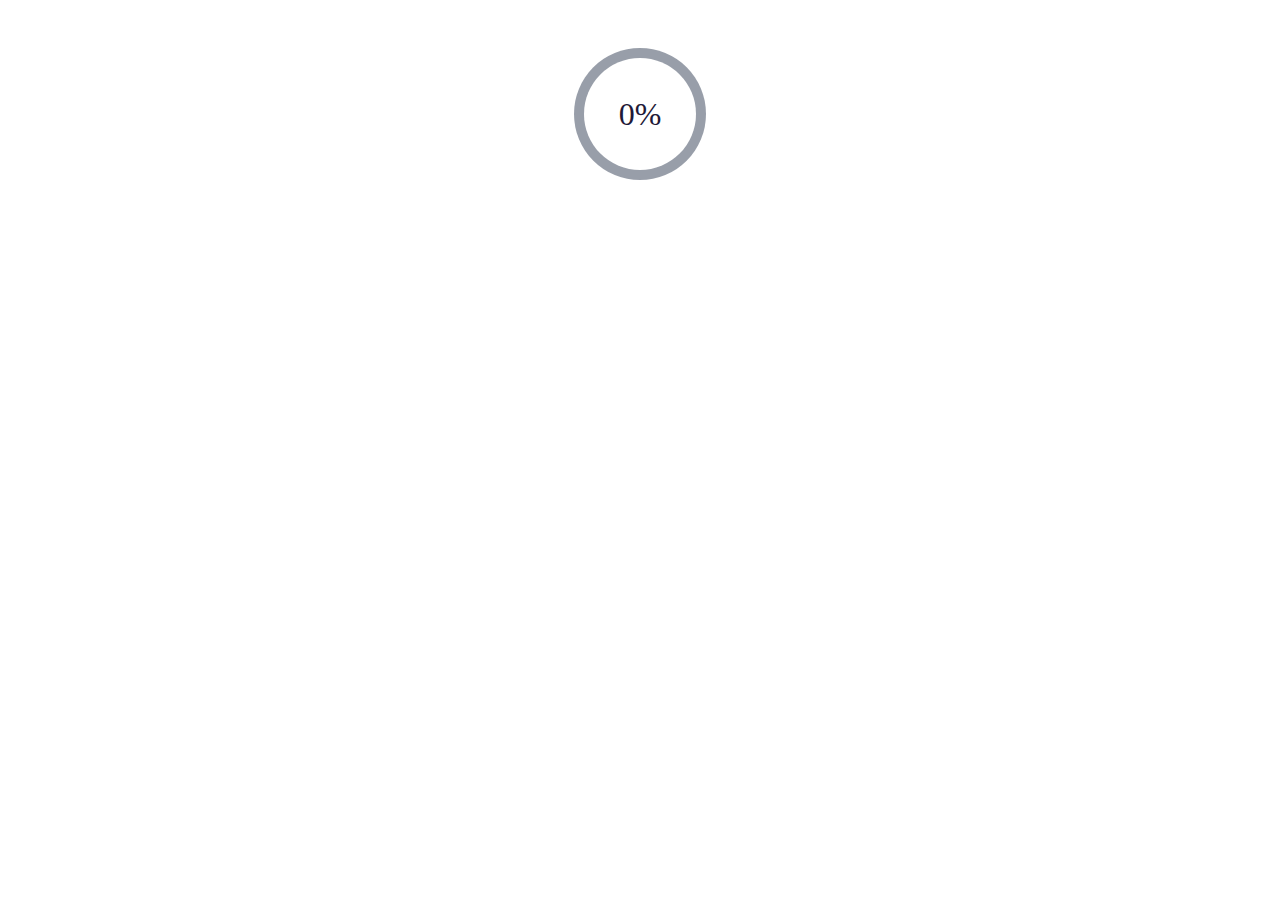
<file: circular-progress-bar/index.html>
<!DOCTYPE html>
<html lang="en">
<head>
    <meta charset="UTF-8">
    <meta name="viewport" content="width=device-width, initial-scale=1.0">
    <link rel="stylesheet" href="style.css">
    <title>Document</title>
</head>
<body>

    <div class="progressbar"><span>Text</span></div>
    
</body>
<script async defer src="script.js"></script>
</html>
</file>
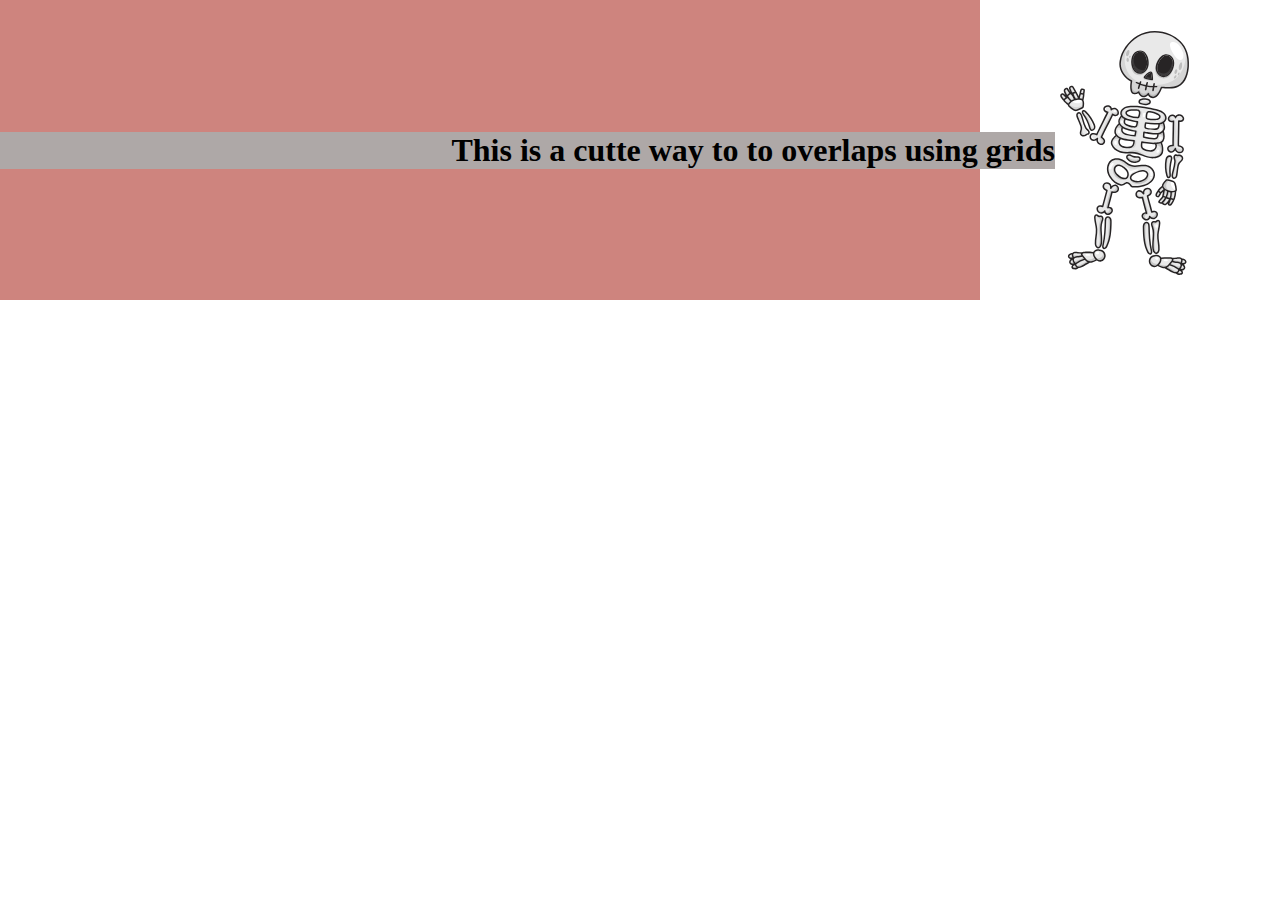
<file: grid-overlaping/index.html>
<!DOCTYPE html>
<html lang="en">
<head>
    <meta charset="UTF-8">
    <meta name="viewport" content="width=device-width, initial-scale=1.0">
    <link rel="icon" href="" media="(prefers-color-scheme: dark)">
    <link rel="icon" href="" media="(prefers-color-scheme: light)">
    <link rel="stylesheet" href="style.css">

    <title>Document</title>
</head>
<body>
   
    <div class="wrapper-test">
      
            <h1>This is a cutte way to to overlaps using grids</h1>
       
       <img src="assets/skeletons.svg" alt="skeletons image"/>
       
    </div>
</body>
<script async defer src="script.js"></script>
</html>
</file>
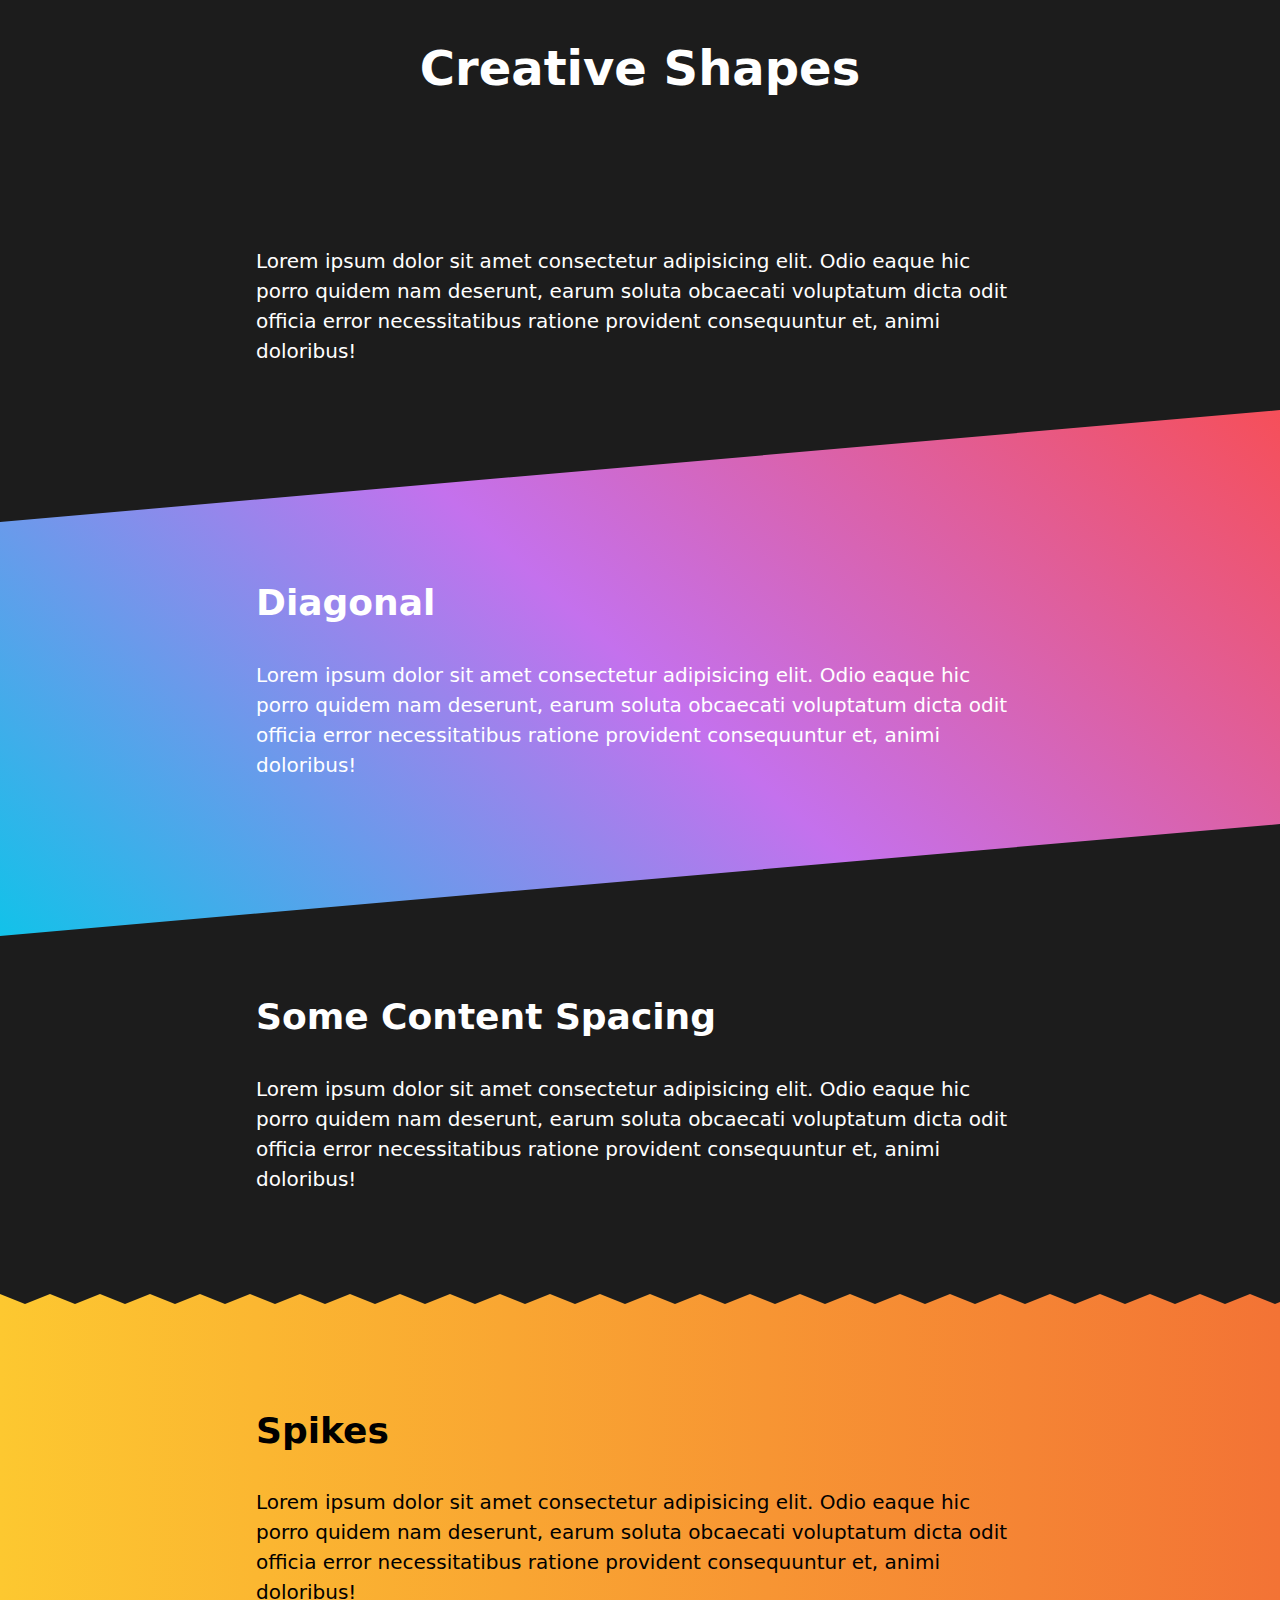
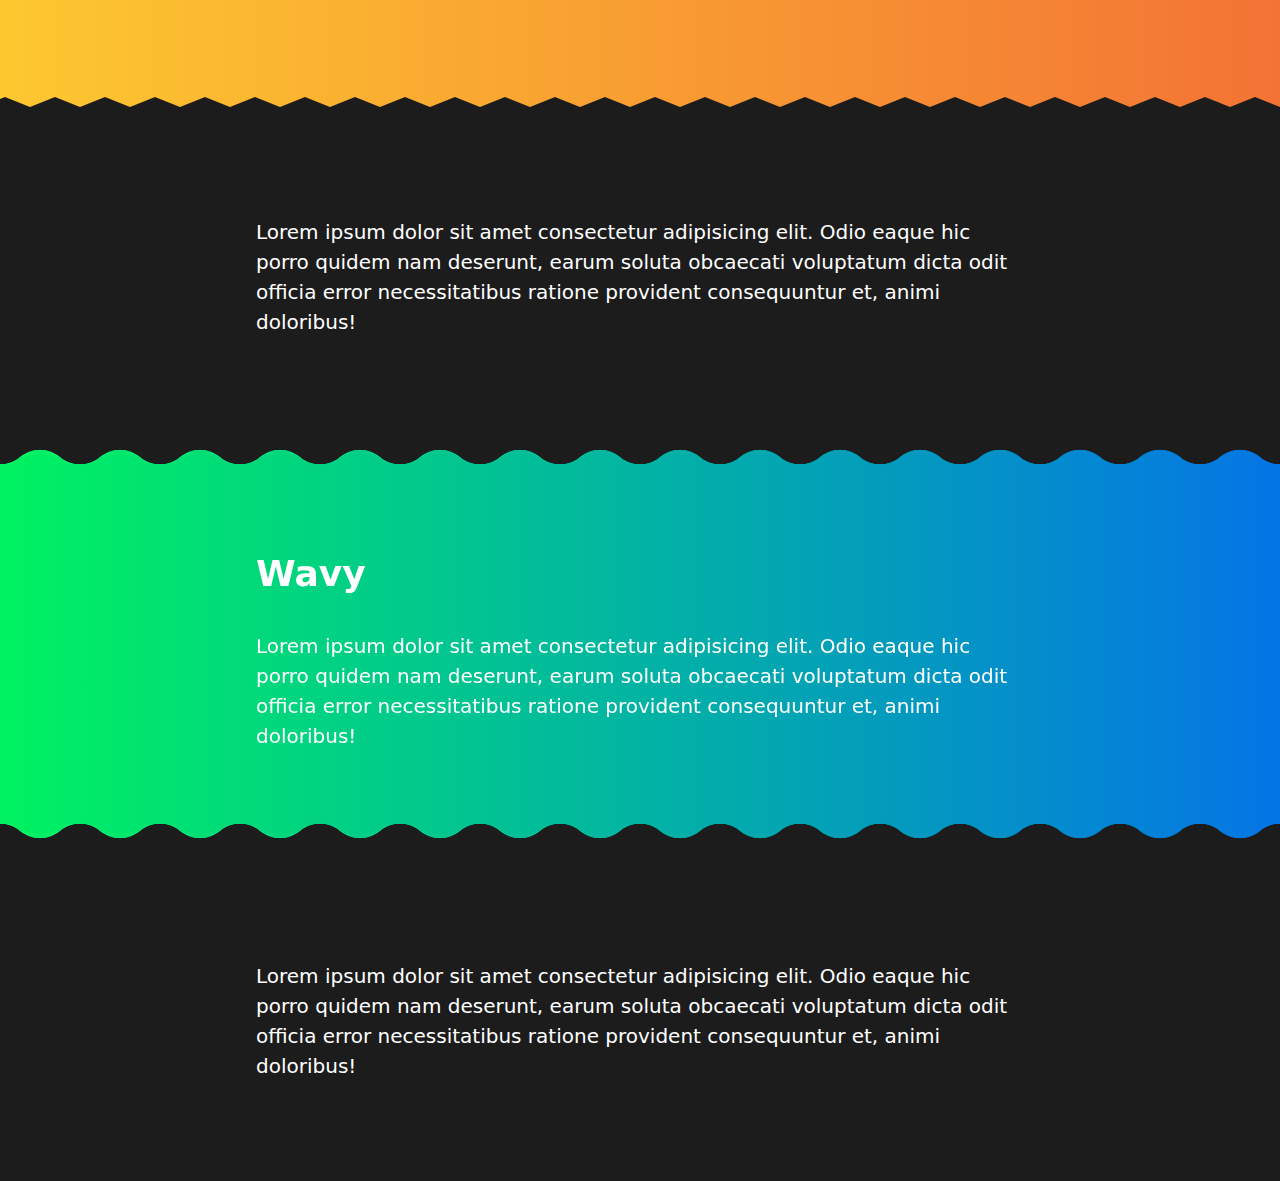
<file: shapes/index.html>
<!DOCTYPE html>
<html lang="en">
<head>
    <meta charset="UTF-8">
    <meta name="viewport" content="width=device-width, initial-scale=1.0">
    <link rel="stylesheet" href="style.css">
    <title>Document</title>
</head>
<body>
    <header>
        <h1 class="site-title">Creative Shapes</h1>
    </header>
    <section>
        <div class="wrapper">
            <h2 class="section-title"></h2>
            <p>Lorem ipsum dolor sit amet consectetur adipisicing elit. Odio eaque hic porro quidem nam deserunt, earum soluta obcaecati voluptatum dicta odit officia error necessitatibus ratione provident consequuntur et, animi doloribus!</p>
        </div>
    </section>
    <section class="diagonal">
        <div class="wrapper">
            <h2 class="section-title">Diagonal</h2>
            <p>Lorem ipsum dolor sit amet consectetur adipisicing elit. Odio eaque hic porro quidem nam deserunt, earum soluta obcaecati voluptatum dicta odit officia error necessitatibus ratione provident consequuntur et, animi doloribus!</p>
        </div>
    </section>
    <section>
        <div class="wrapper">
            <h2 class="section-title">Some Content Spacing</h2>
            <p>Lorem ipsum dolor sit amet consectetur adipisicing elit. Odio eaque hic porro quidem nam deserunt, earum soluta obcaecati voluptatum dicta odit officia error necessitatibus ratione provident consequuntur et, animi doloribus!</p>
        </div>
    </section>
    <section class="spikes">
        <div class="wrapper">
            <h2 class="section-title">Spikes</h2>
            <p>Lorem ipsum dolor sit amet consectetur adipisicing elit. Odio eaque hic porro quidem nam deserunt, earum soluta obcaecati voluptatum dicta odit officia error necessitatibus ratione provident consequuntur et, animi doloribus!</p>
        </div>
    </section>
    <section>
        <div class="wrapper">
            <h2 class="section-title"></h2>
            <p>Lorem ipsum dolor sit amet consectetur adipisicing elit. Odio eaque hic porro quidem nam deserunt, earum soluta obcaecati voluptatum dicta odit officia error necessitatibus ratione provident consequuntur et, animi doloribus!</p>
        </div>
    </section>
    <section class="wavy">
        <div class="wrapper">
            <h2 class="section-title">Wavy</h2>
            <p>Lorem ipsum dolor sit amet consectetur adipisicing elit. Odio eaque hic porro quidem nam deserunt, earum soluta obcaecati voluptatum dicta odit officia error necessitatibus ratione provident consequuntur et, animi doloribus!</p>
        </div>
    </section>
    <section>
        <div class="wrapper">
            <h2 class="section-title"></h2>
            <p>Lorem ipsum dolor sit amet consectetur adipisicing elit. Odio eaque hic porro quidem nam deserunt, earum soluta obcaecati voluptatum dicta odit officia error necessitatibus ratione provident consequuntur et, animi doloribus!</p>
        </div>
    </section>
    
</body>
</html>
</file>
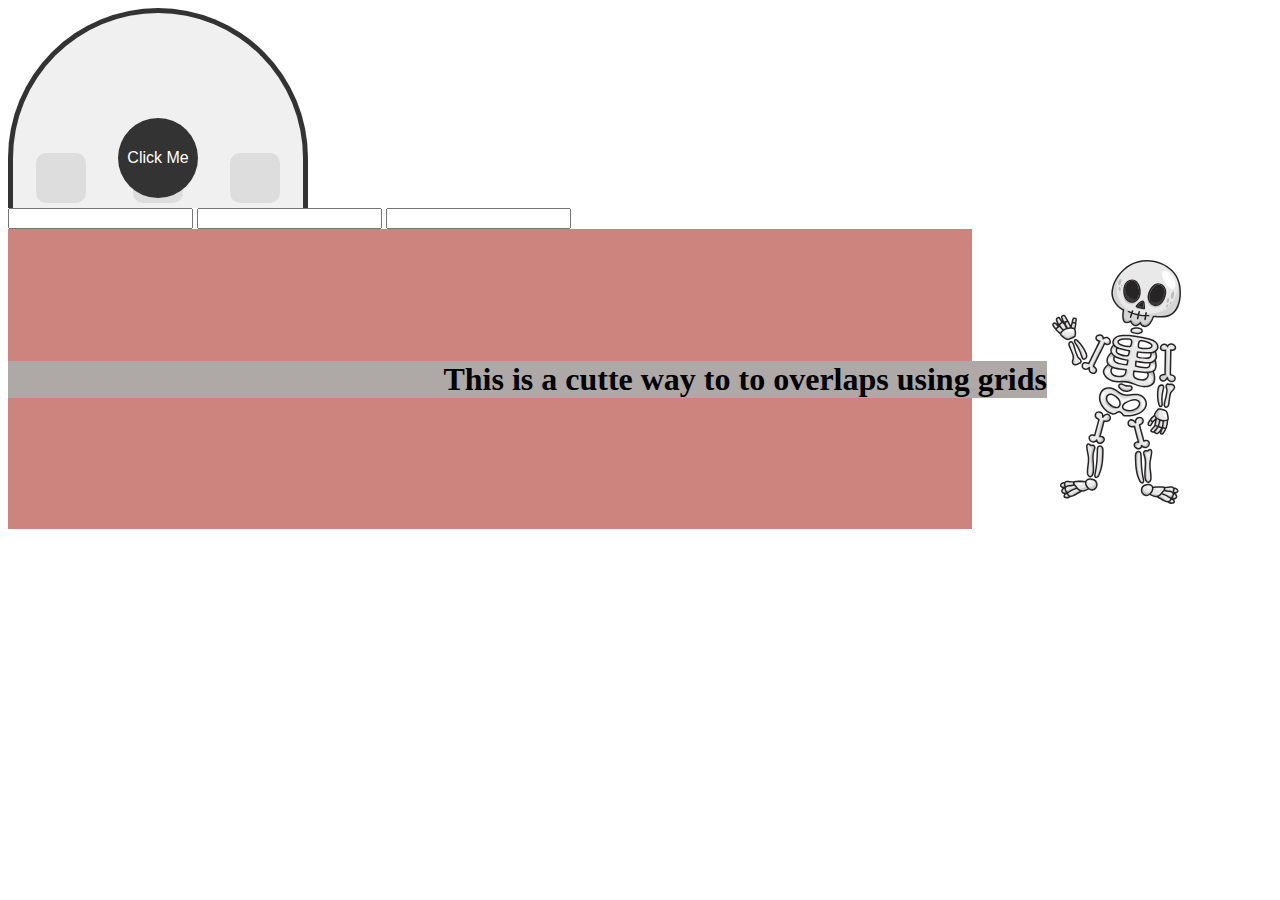
<file: U Container/index.html>
<!DOCTYPE html>
<html lang="en">
<head>
    <meta charset="UTF-8">
    <meta name="viewport" content="width=device-width, initial-scale=1.0">
    <link rel="icon" href="" media="(prefers-color-scheme: dark)">
    <link rel="icon" href="" media="(prefers-color-scheme: light)">
    <link rel="stylesheet" href="style.css">

    <title>Document</title>
</head>
<body>
    <div class="u-shaped-container">
        <div class="u-shaped-div">
            <!-- Additional divs inside the U shape -->
            <div class="inner-div"></div>
            <div class="inner-div"></div>
            <div class="inner-div"></div>
        </div>
        <button class="center-button">Click Me</button>
    </div>
    <div>
        <input type="number" inputmode="numeric">
        <input type="text" inputmode="numeric">
        <input type="text" inputmode="numeric" pattern="[0-9]+">
    </div>

    <div class="wrapper-test">
      
            <h1>This is a cutte way to to overlaps using grids</h1>
       
       <img src="assets/skeletons.svg" alt="skeletons image"/>
       
    </div>
</body>
<script async defer src="script.js"></script>
</html>
</file>
<file: circular-progress-bar/style.css>
:root{
    --color-dark: #1f1a38;
    --color-dark-glare: #989ea9;
    --color-success: #76f7bf;
    --color-success-dark:#2d7a59;
}
@property --progress {
    syntax: "<length-percentage>";
    inherits: false;
    initial-value: 0%;
}
* {
    box-sizing: border-box;
  }
body {
    font-family: var(--font-base);
    color: var(--color-dark);
    width: min(100% - 3rem, 40ch);
    margin-inline: auto;
    margin-block: 3rem;
  }
[role="progressbar"]{

    --size: 132px;
    --bar-width: 20px;

    font-size: 2rem;

    width: var(--size);
    aspect-ratio: 1/1;
    border-radius: 50%;
    background: conic-gradient(
        var(--color-dark),
        var(--color-dark) var(--progess, 0),
       var( --color-dark-glare) 0%
    );

    display: grid;
    place-items: center;
    margin: 2rem auto;

    transition: --progress 500ms linear;

    &::after {
        content: attr(aria-valuenow) "%";
        background: white;
        border-radius: inherit;
        width: calc(100% - var(--bar-width));
        aspect-ratio: 1/1;

        display: grid;
        place-items: center;
    }

    span {
        display: none;
    }
}

[role="progressbar"][aria-valuenow="100"]::after {
    /* this is kind of hacky, but it allows the percent to be at 100% for a bit before the checkbox comes in, which feels better */
    animation: progressComplete 0s forwards;
    animation-delay: 1000ms;
  }
  
  @keyframes progressComplete {
    to {
      content: url("[data-uri]");
      background: var(--color-success);
    }
  }
</file>
<file: grid-overlaping/style.css>
body {

    margin:0 auto;
}
img {
    display: block;
    width: 100%;
}
.wrapper-test {
    display: grid;
    grid-template-columns: 1fr 75px;
    align-items: center;
    background: hsl(5, 45%, 65%);
}

.wrapper-test > h1 {
    grid-row: 1;
    grid-column: 1/3;
    z-index: 2;
    text-align: right;
    background:hsl(2, 4%, 67%);
}
.wrapper-test > img{
    grid-row: 1;
    grid-column: 2/4;
    
}
</file>
<file: shapes/style.css>
*,
*::before,
*::after {
    box-sizing: border-box;
}

:root{
--body-bg : hsl(0, 0%, 11%);

}
html{
    color-scheme: dark light;
}
body {
    font-family: system-ui, -apple-system, BlinkMacSystemFont, 'Segoe UI', Roboto, Oxygen, Ubuntu, Cantarell, 'Open Sans', 'Helvetica Neue', sans-serif;
    font-size: 1.25rem;
    line-height: 1.5;
    margin: 0;
    background: var(--body-bg);
    color:white;
}
.wrapper {
    max-width: 50rem;
    margin-inline: auto;
    padding-inline: 1rem;
}

.site-title {
    font-size: 3rem;
    text-align: center;
}

.section-title {
    font-size: 2.25rem;
}
section{
    padding-block: 5rem;
}

.diagonal {
    --skew-angle: -5deg;
    --background: linear-gradient(45deg, #12c2e9, #c471ed, #f64f59);
    position: relative;
    isolation: isolate;

}
.diagonal::after {
    content: '';
    background: var(--background);
    position: absolute;
    inset: 0;
    z-index: -1;
    transform: skewY(var(--skew-angle));
}

.spikes {
    --spike-color : var(--body-bg);
    --spike-width:50px;
    --spike-height:10px;
    position: relative;
    color: black;
    background-image: linear-gradient(to right, #fdc830, #f37335);
}

.spikes::before,
.spikes::after {
    content: '';
    position: absolute;
    width: 100%;
    height: var(--spike-height);
    background: var(--spike-color);
    -webkit-mask-image: url('assets/triangle.svg');
    -webkit-mask-size:var(--spike-width) var(--spike-height);
    -webkit-mask-repeat: repeat-x;
    mask: url('assets/triangle.svg');
    mask-size: var(--spike-width) var(--spike-height);
    mask-repeat: repeat-x;
}

.spikes::before{
    top: 0;
}

.spikes::after{
    bottom: 0;
    transform: rotate(180deg);
}

.wavy{
    /*Mask created with: https://css-generators.com/wavy-shapes/*/
    background: linear-gradient(to right, #00f260, #0575e6);
   
        --mask:
          radial-gradient(31.24px at 50% 44px,#000 99%,#0000 101%) calc(50% - 40px) 0/80px 51% repeat-x,
          radial-gradient(31.24px at 50% -24px,#0000 99%,#000 101%) 50% 20px/80px calc(51% - 20px) repeat-x,
          radial-gradient(31.24px at 50% calc(100% - 44px),#000 99%,#0000 101%) calc(50% - 40px) 100%/80px 51% repeat-x,
          radial-gradient(31.24px at 50% calc(100% + 24px),#0000 99%,#000 101%) 50% calc(100% - 20px)/80px calc(51% - 20px) repeat-x;
        -webkit-mask: var(--mask);
                mask: var(--mask);
     
}
</file>
<file: U Container/style.css>
/* Container to position everything centrally */
.u-shaped-container {
    display: flex;
    justify-content: center;
    align-items: center;
    position: relative;
    width: 300px;
    height: 200px;
}

/* U-shaped div styling */
.u-shaped-div {
    width: 100%;
    height: 100%;
    border: 5px solid #333;
    border-radius: 150px 150px 0 0;
    border-bottom: none;
    box-sizing: border-box;
    padding-top: 20px;
    display: flex;
    justify-content: space-around;
    align-items: flex-end;
    background-color: #f0f0f0;
}

/* Inner divs inside the U shape */
.inner-div {
    width: 50px;
    height: 50px;
    background-color: #ddd;
    margin: 5px;
    border-radius: 10px;
}

/* Center button styling */
.center-button {
    position: absolute;
    bottom: 10px;
    width: 80px;
    height: 80px;
    border-radius: 50%;
    background-color: #333;
    color: #fff;
    border: none;
    font-size: 16px;
    cursor: pointer;
}
img {
    display: block;
    width: 100%;
}
.wrapper-test {
    display: grid;
    grid-template-columns: 1fr 75px;
    align-items: center;
    background: hsl(5, 45%, 65%);
}

.wrapper-test > h1 {
    grid-row: 1;
    grid-column: 1/3;
    z-index: 2;
    text-align: right;
    background:hsl(2, 4%, 67%);
}
.wrapper-test > img{
    grid-row: 1;
    grid-column: 2/4;
    
}
</file>
